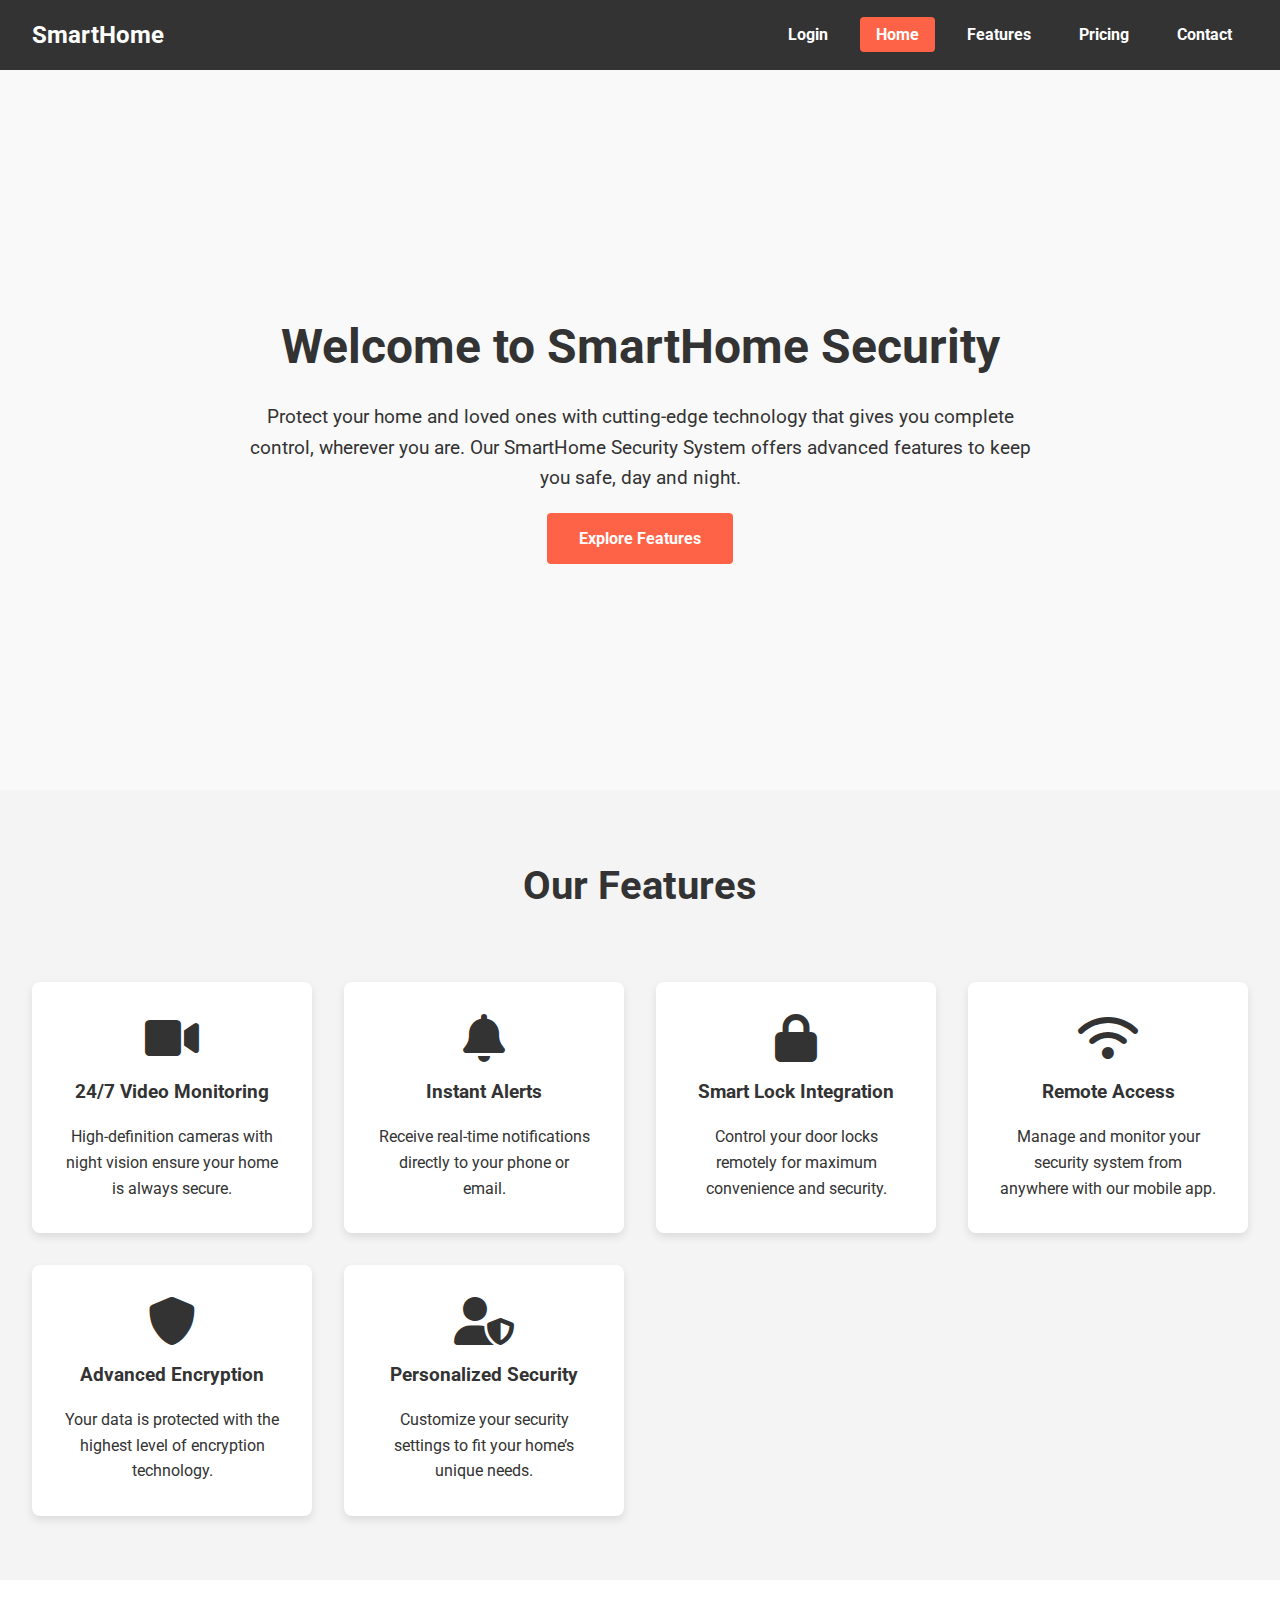
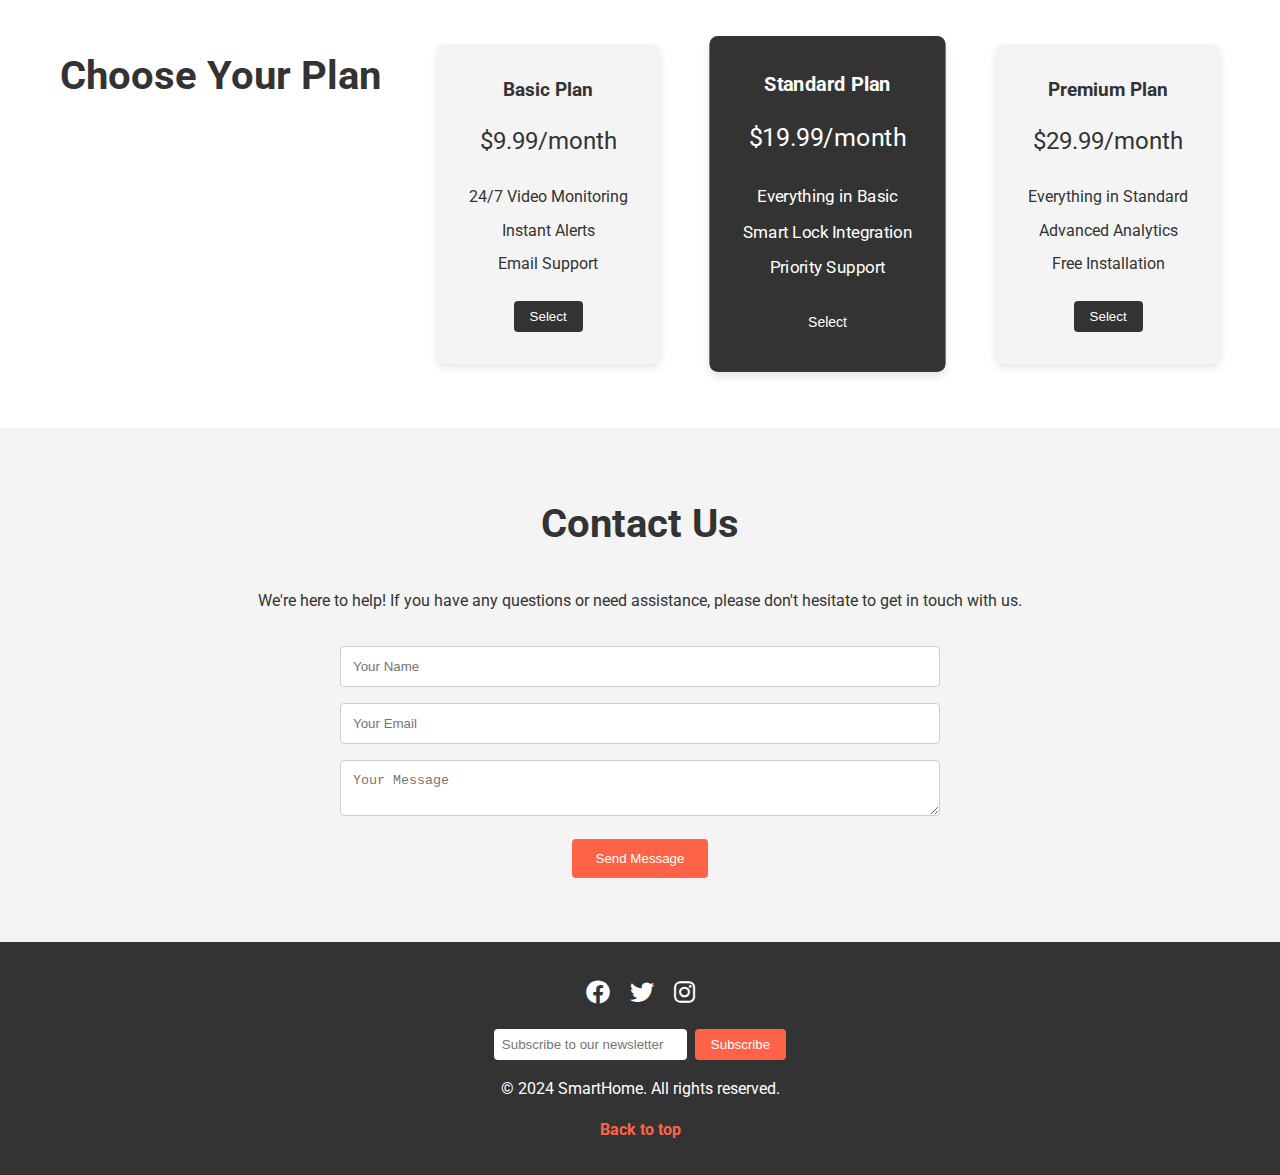
<file: index.html>
<!DOCTYPE html>
<html lang="en">
<head>
    <meta charset="UTF-8">
    <meta name="viewport" content="width=device-width, initial-scale=1.0">
    <title>SmartHome Security System</title>
    <link rel="stylesheet" href="styles.css">
    <link rel="stylesheet" href="https://cdnjs.cloudflare.com/ajax/libs/font-awesome/6.0.0-beta3/css/all.min.css">
    <link href="https://fonts.googleapis.com/css2?family=Roboto:wght@400;700&display=swap" rel="stylesheet">
</head>
<body>
    <header class="sticky-header">
        <div class="logo">SmartHome</div>
        <nav>
            <ul id="navLinks">
                <!-- Login or Logout will be dynamically handled by JS -->
                <li><a href="#home" class="active">Home</a></li>
                <li><a href="#features">Features</a></li>
                <li><a href="#pricing">Pricing</a></li>
                <li><a href="#contact">Contact</a></li>
            </ul>
        </nav>
    </header>

    <!-- Home Section -->
    <section id="home" class="home-section">
        <div class="home-content">
            <h1>Welcome to SmartHome Security</h1>
            <p>Protect your home and loved ones with cutting-edge technology that gives you complete control, wherever you are. Our SmartHome Security System offers advanced features to keep you safe, day and night.</p>
            <a href="#features" class="cta-button">Explore Features</a>
        </div>
    </section>

    <!-- Features Section -->
    <section id="features" class="features-section">
        <h2>Our Features</h2>
        <div class="feature">
            <i class="fas fa-video"></i>
            <h3>24/7 Video Monitoring</h3>
            <p>High-definition cameras with night vision ensure your home is always secure.</p>
        </div>
        <div class="feature">
            <i class="fas fa-bell"></i>
            <h3>Instant Alerts</h3>
            <p>Receive real-time notifications directly to your phone or email.</p>
        </div>
        <div class="feature">
            <i class="fas fa-lock"></i>
            <h3>Smart Lock Integration</h3>
            <p>Control your door locks remotely for maximum convenience and security.</p>
        </div>
        <div class="feature">
            <i class="fas fa-wifi"></i>
            <h3>Remote Access</h3>
            <p>Manage and monitor your security system from anywhere with our mobile app.</p>
        </div>
        <div class="feature">
            <i class="fas fa-shield-alt"></i>
            <h3>Advanced Encryption</h3>
            <p>Your data is protected with the highest level of encryption technology.</p>
        </div>
        <div class="feature">
            <i class="fas fa-user-shield"></i>
            <h3>Personalized Security</h3>
            <p>Customize your security settings to fit your home’s unique needs.</p>
        </div>
    </section>

    <!-- Pricing Section -->
    <section id="pricing" class="pricing-section">
        <h2>Choose Your Plan</h2>
        <div class="pricing-plan">
            <h3>Basic Plan</h3>
            <p>$9.99/month</p>
            <ul>
                <li>24/7 Video Monitoring</li>
                <li>Instant Alerts</li>
                <li>Email Support</li>
            </ul>
            <button>Select</button>
        </div>
        <div class="pricing-plan popular">
            <h3>Standard Plan</h3>
            <p>$19.99/month</p>
            <ul>
                <li>Everything in Basic</li>
                <li>Smart Lock Integration</li>
                <li>Priority Support</li>
            </ul>
            <button>Select</button>
        </div>
        <div class="pricing-plan">
            <h3>Premium Plan</h3>
            <p>$29.99/month</p>
            <ul>
                <li>Everything in Standard</li>
                <li>Advanced Analytics</li>
                <li>Free Installation</li>
            </ul>
            <button>Select</button>
        </div>
    </section>

    <!-- Contact Section -->
    <section id="contact" class="contact-section">
        <h2>Contact Us</h2>
        <p>We're here to help! If you have any questions or need assistance, please don't hesitate to get in touch with us.</p>
        <form class="contact-form">
            <input type="text" placeholder="Your Name" required>
            <input type="email" placeholder="Your Email" required>
            <textarea placeholder="Your Message" required></textarea>
            <button type="submit">Send Message</button>
        </form>
    </section>

    <footer>
        <div class="social-media">
            <a href="#"><i class="fab fa-facebook"></i></a>
            <a href="#"><i class="fab fa-twitter"></i></a>
            <a href="#"><i class="fab fa-instagram"></i></a>
        </div>
        <form class="newsletter">
            <input type="email" placeholder="Subscribe to our newsletter">
            <button>Subscribe</button>
        </form>
        <p>&copy; 2024 SmartHome. All rights reserved.</p>
        <a href="#" class="back-to-top">Back to top</a>
    </footer>

    <!-- Toast Container -->
    <div id="toastContainer" class="toast-container"></div>

    <script src="script.js"></script>
</body>
</html>
</file>
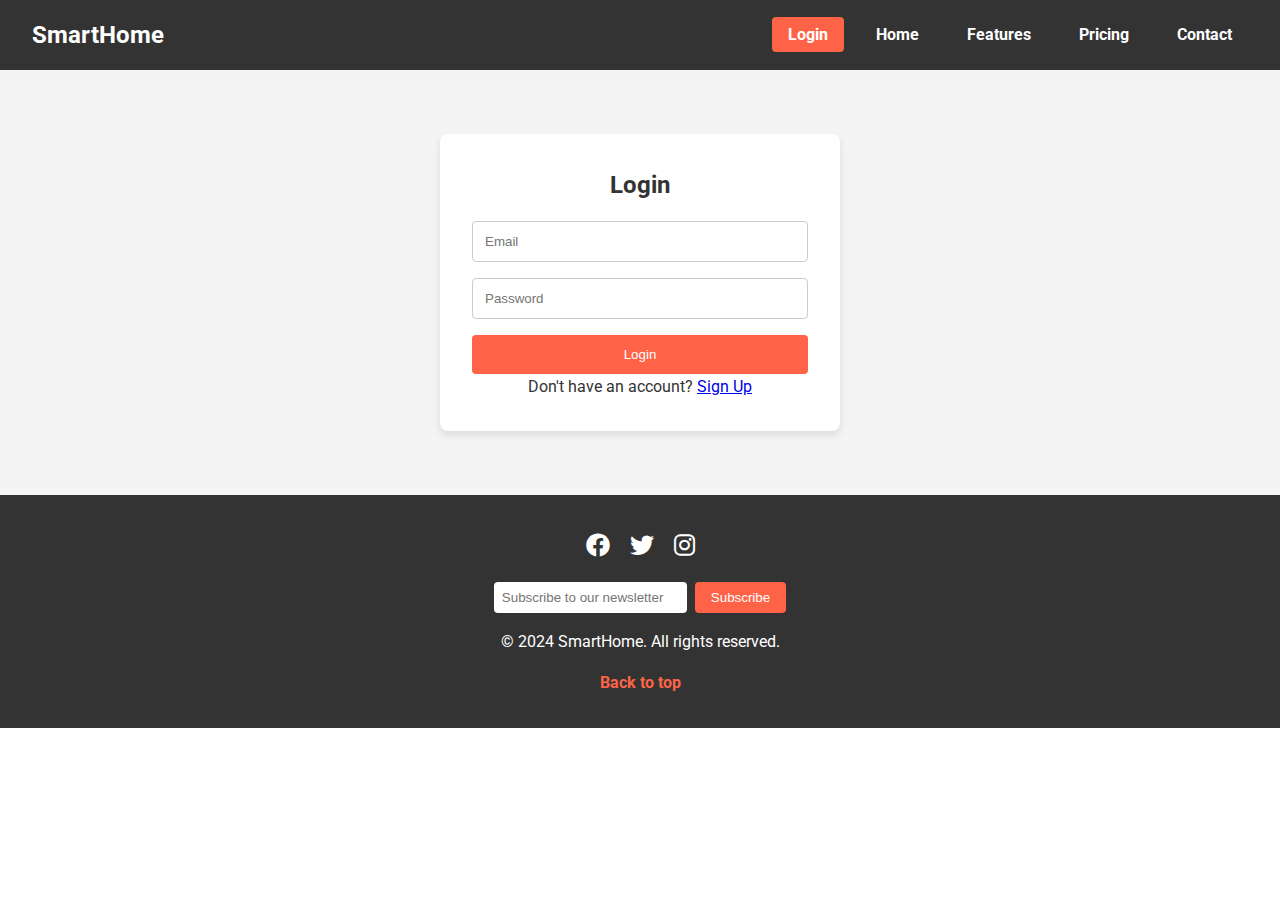
<file: login.html>
<!DOCTYPE html>
<html lang="en">
<head>
    <meta charset="UTF-8">
    <meta name="viewport" content="width=device-width, initial-scale=1.0">
    <title>Login - SmartHome Security System</title>
    <link rel="stylesheet" href="styles.css">
    <link rel="stylesheet" href="https://cdnjs.cloudflare.com/ajax/libs/font-awesome/6.0.0-beta3/css/all.min.css">
    <link href="https://fonts.googleapis.com/css2?family=Roboto:wght@400;700&display=swap" rel="stylesheet">
</head>
<body>
    <header class="sticky-header">
        <div class="logo">SmartHome</div>
        <nav>
            <ul>
                <li><a href="login.html" class="active">Login</a></li>
                <li><a href="index.html">Home</a></li>
                <li><a href="index.html#features">Features</a></li>
                <li><a href="index.html#pricing">Pricing</a></li>
                <li><a href="index.html#contact">Contact</a></li>
            </ul>
        </nav>
    </header>

    <!-- Login Section -->
    <section id="login" class="login-section">
        <div class="form-container">
            <h2>Login</h2>
            <form id="loginForm">
                <input type="email" id="loginEmail" placeholder="Email" required>
                <input type="password" id="loginPassword" placeholder="Password" required>
                <button type="submit">Login</button>
            </form>
            <p>Don't have an account? <a href="signup.html">Sign Up</a></p>
        </div>
    </section>

    <footer>
        <div class="social-media">
            <a href="#"><i class="fab fa-facebook"></i></a>
            <a href="#"><i class="fab fa-twitter"></i></a>
            <a href="#"><i class="fab fa-instagram"></i></a>
        </div>
        <form class="newsletter">
            <input type="email" placeholder="Subscribe to our newsletter">
            <button>Subscribe</button>
        </form>
        <p>&copy; 2024 SmartHome. All rights reserved.</p>
        <a href="#" class="back-to-top">Back to top</a>
    </footer>

    <!-- Toast Container -->
    <div id="toastContainer" class="toast-container"></div>

    <script src="script.js"></script>
    <script>
        // Handle Login Form Submission
        document.getElementById('loginForm').addEventListener('submit', function(event) {
            event.preventDefault();
            const email = document.getElementById('loginEmail').value;
            const password = document.getElementById('loginPassword').value;

            const users = JSON.parse(localStorage.getItem('users')) || [];
            const user = users.find(user => user.email === email && user.password === password);

            if (user) {
                localStorage.setItem('loggedInUser', JSON.stringify(user)); // Save logged in user info
                showToast('Login successful! Redirecting to home.', 'success');
                setTimeout(() => window.location.href = 'index.html', 2000);
            } else {
                showToast('Invalid email or password.', 'error');
            }
        });
    </script>
</body>
</html>
</file>
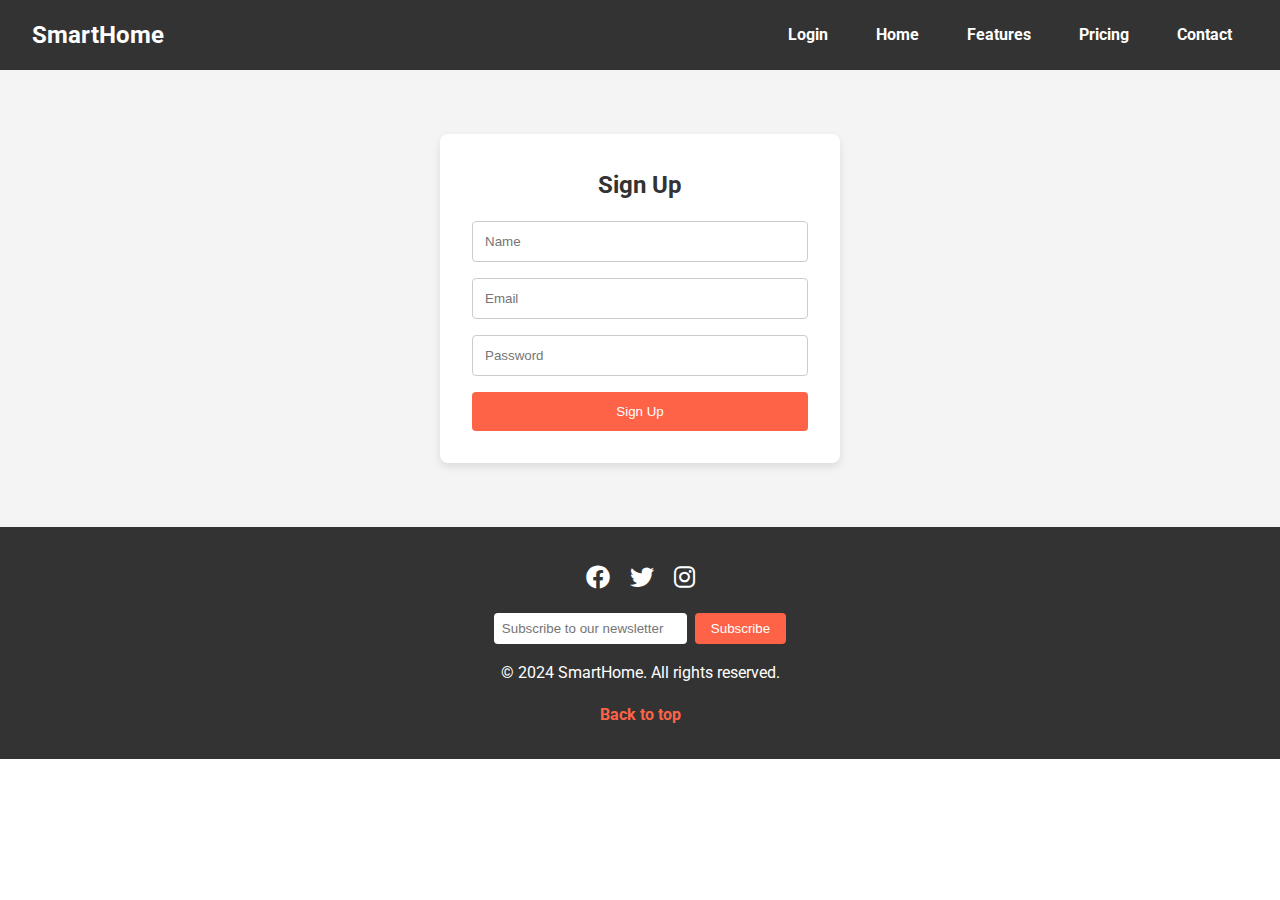
<file: signup.html>
<!DOCTYPE html>
<html lang="en">
<head>
    <meta charset="UTF-8">
    <meta name="viewport" content="width=device-width, initial-scale=1.0">
    <title>Signup - SmartHome Security System</title>
    <link rel="stylesheet" href="styles.css">
    <link rel="stylesheet" href="https://cdnjs.cloudflare.com/ajax/libs/font-awesome/6.0.0-beta3/css/all.min.css">
    <link href="https://fonts.googleapis.com/css2?family=Roboto:wght@400;700&display=swap" rel="stylesheet">
</head>
<body>
    <header class="sticky-header">
        <div class="logo">SmartHome</div>
        <nav>
            <ul>
                <li><a href="login.html">Login</a></li>
                <li><a href="index.html">Home</a></li>
                <li><a href="index.html#features">Features</a></li>
                <li><a href="index.html#pricing">Pricing</a></li>
                <li><a href="index.html#contact">Contact</a></li>
            </ul>
        </nav>
    </header>

    <section id="signup" class="signup-section">
        <div class="form-container">
            <h2>Sign Up</h2>
            <form id="signupForm">
                <input type="text" id="signupName" placeholder="Name" required>
                <input type="email" id="signupEmail" placeholder="Email" required>
                <input type="password" id="signupPassword" placeholder="Password" required>
                <button type="submit">Sign Up</button>
            </form>
        </div>
    </section>

    <footer>
        <div class="social-media">
            <a href="#"><i class="fab fa-facebook"></i></a>
            <a href="#"><i class="fab fa-twitter"></i></a>
            <a href="#"><i class="fab fa-instagram"></i></a>
        </div>
        <form class="newsletter">
            <input type="email" placeholder="Subscribe to our newsletter">
            <button>Subscribe</button>
        </form>
        <p>&copy; 2024 SmartHome. All rights reserved.</p>
        <a href="#" class="back-to-top">Back to top</a>
    </footer>

    <div id="toastContainer" class="toast-container"></div>

    <script src="script.js"></script>
    <script>
        document.getElementById('signupForm').addEventListener('submit', function(event) {
            event.preventDefault();
            const name = document.getElementById('signupName').value;
            const email = document.getElementById('signupEmail').value;
            const password = document.getElementById('signupPassword').value;

            const users = JSON.parse(localStorage.getItem('users')) || [];
            const userExists = users.some(user => user.email === email);

            if (!userExists) {
                users.push({ name, email, password });
                localStorage.setItem('users', JSON.stringify(users));
                showToast('Signup successful! Redirecting to login.', 'success');
                setTimeout(() => window.location.href = 'login.html', 2000);
            } else {
                showToast('User already exists. Please log in.', 'error');
            }
        });
    </script>
</body>
</html>
</file>
<file: styles.css>
* {
    margin: 0;
    padding: 0;
    box-sizing: border-box;
}

body {
    font-family: 'Roboto', sans-serif;
    line-height: 1.6;
    color: #333;
}

header {
    display: flex;
    justify-content: space-between;
    align-items: center;
    padding: 1rem 2rem;
    background-color: #333;
    color: #fff;
}

header .logo {
    font-size: 1.5rem;
    font-weight: bold;
}

header nav ul {
    list-style: none;
    display: flex;
}

header nav ul li {
    margin-left: 1rem;
}

header nav ul li a {
    color: #fff;
    text-decoration: none;
    font-weight: bold;
    padding: 0.5rem 1rem;
    border-radius: 4px;
}

header nav ul li a.active, header nav ul li a:hover {
    background-color: #ff6347;
}

.sticky-header {
    position: sticky;
    top: 0;
    z-index: 1000;
}

.home-section {
    display: flex;
    align-items: center;
    justify-content: center;
    height: 80vh;
    background-color: #f9f9f9;
    color: #333;
    text-align: center;
    padding: 2rem;
}

.home-section .home-content {
    max-width: 800px;
}

.home-section h1 {
    font-size: 3rem;
    margin-bottom: 1rem;
}

.home-section p {
    font-size: 1.2rem;
    margin-bottom: 2rem;
}

.cta-button {
    background-color: #ff6347;
    color: #fff;
    padding: 1rem 2rem;
    border: none;
    border-radius: 4px;
    text-decoration: none;
    font-weight: bold;
    transition: background-color 0.3s ease;
}

.cta-button:hover {
    background-color: #e5533d;
}

.features-section {
    display: grid;
    grid-template-columns: repeat(auto-fit, minmax(250px, 1fr));
    gap: 2rem;
    padding: 4rem 2rem;
    background-color: #f4f4f4;
    text-align: center;
}

.features-section h2 {
    grid-column: 1 / -1;
    font-size: 2.5rem;
    margin-bottom: 2rem;
}

.features-section .feature {
    padding: 2rem;
    background-color: #fff;
    border-radius: 8px;
    box-shadow: 0 4px 8px rgba(0, 0, 0, 0.1);
    transition: transform 0.3s ease, box-shadow 0.3s ease;
}

.features-section .feature:hover {
    transform: translateY(-10px);
    box-shadow: 0 8px 16px rgba(0, 0, 0, 0.2);
}

.features-section .feature i {
    font-size: 3rem;
    color: #333;
    margin-bottom: 1rem;
}

.features-section .feature h3 {
    margin-bottom: 1rem;
}

.features-section .feature p {
    margin-bottom: 0;
}

.pricing-section {
    display: flex;
    justify-content: space-around;
    padding: 4rem 2rem;
    background-color: #fff;
    text-align: center;
}

.pricing-section h2 {
    font-size: 2.5rem;
    margin-bottom: 2rem;
}

.pricing-plan {
    padding: 2rem;
    border-radius: 8px;
    background-color: #f4f4f4;
    box-shadow: 0 4px 8px rgba(0, 0, 0, 0.1);
    transition: background-color 0.3s ease;
    max-width: 300px;
}

.pricing-plan h3 {
    margin-bottom: 1rem;
}

.pricing-plan p {
    font-size: 1.5rem;
    margin-bottom: 1.5rem;
}

.pricing-plan ul {
    list-style: none;
    margin-bottom: 1.5rem;
}

.pricing-plan ul li {
    margin-bottom: 0.5rem;
}

.pricing-plan button {
    padding: 0.5rem 1rem;
    background-color: #333;
    color: #fff;
    border: none;
    border-radius: 4px;
    cursor: pointer;
}

.pricing-plan.popular {
    background-color: #333;
    color: #fff;
    transform: scale(1.05);
}

.contact-section {
    padding: 4rem 2rem;
    background-color: #f4f4f4;
    text-align: center;
}

.contact-section h2 {
    font-size: 2.5rem;
    margin-bottom: 2rem;
}

.contact-section p {
    margin-bottom: 2rem;
}

.contact-form {
    max-width: 600px;
    margin: 0 auto;
}

.contact-form input, .contact-form textarea {
    width: 100%;
    padding: 0.75rem;
    margin-bottom: 1rem;
    border: 1px solid #ccc;
    border-radius: 4px;
}

.contact-form button {
    padding: 0.75rem 1.5rem;
    background-color: #ff6347;
    color: #fff;
    border: none;
    border-radius: 4px;
    cursor: pointer;
    transition: background-color 0.3s ease;
}

.contact-form button:hover {
    background-color: #e5533d;
}

footer {
    text-align: center;
    padding: 2rem;
    background-color: #333;
    color: #fff;
}

footer .social-media {
    margin-bottom: 1rem;
}

footer .social-media a {
    color: #fff;
    margin: 0 0.5rem;
    font-size: 1.5rem;
}

footer .newsletter {
    display: flex;
    justify-content: center;
    margin-bottom: 1rem;
}

footer .newsletter input[type="email"] {
    padding: 0.5rem;
    border: none;
    border-radius: 4px;
    margin-right: 0.5rem;
}

footer .newsletter button {
    padding: 0.5rem 1rem;
    background-color: #ff6347;
    color: #fff;
    border: none;
    border-radius: 4px;
    cursor: pointer;
}

footer .back-to-top {
    display: inline-block;
    margin-top: 1rem;
    color: #ff6347;
    text-decoration: none;
    font-weight: bold;
}

footer .back-to-top:hover {
    text-decoration: underline;
}

.login-section, .signup-section {
    padding: 4rem 2rem;
    background-color: #f4f4f4;
    text-align: center;
}

.form-container {
    max-width: 400px;
    margin: 0 auto;
    background-color: #fff;
    padding: 2rem;
    border-radius: 8px;
    box-shadow: 0 4px 8px rgba(0, 0, 0, 0.1);
}

.form-container h2 {
    margin-bottom: 1rem;
}

.form-container form {
    display: flex;
    flex-direction: column;
}

.form-container input {
    padding: 0.75rem;
    margin-bottom: 1rem;
    border: 1px solid #ccc;
    border-radius: 4px;
}

.form-container button {
    padding: 0.75rem 1.5rem;
    background-color: #ff6347;
    color: #fff;
    border: none;
    border-radius: 4px;
    cursor: pointer;
    transition: background-color 0.3s ease;
}

.form-container button:hover {
    background-color: #e5533d;
}

.toast-container {
    position: fixed;
    top: 10px;
    right: 10px;
    z-index: 9999;
}

.toast {
    display: flex;
    align-items: center;
    padding: 15px;
    margin-bottom: 10px;
    border-radius: 5px;
    box-shadow: 0 4px 8px rgba(0, 0, 0, 0.1);
    color: #fff;
    font-weight: bold;
    opacity: 0.9;
}

.toast.success {
    background-color: #28a745;
}

.toast.error {
    background-color: #dc3545;
}

.toast i {
    margin-right: 10px;
}

@media (max-width: 768px) {
    header nav ul {
        flex-direction: column;
    }

    .pricing-section {
        flex-direction: column;
    }

    .pricing-plan {
        margin-bottom: 2rem;
    }
}
</file>
